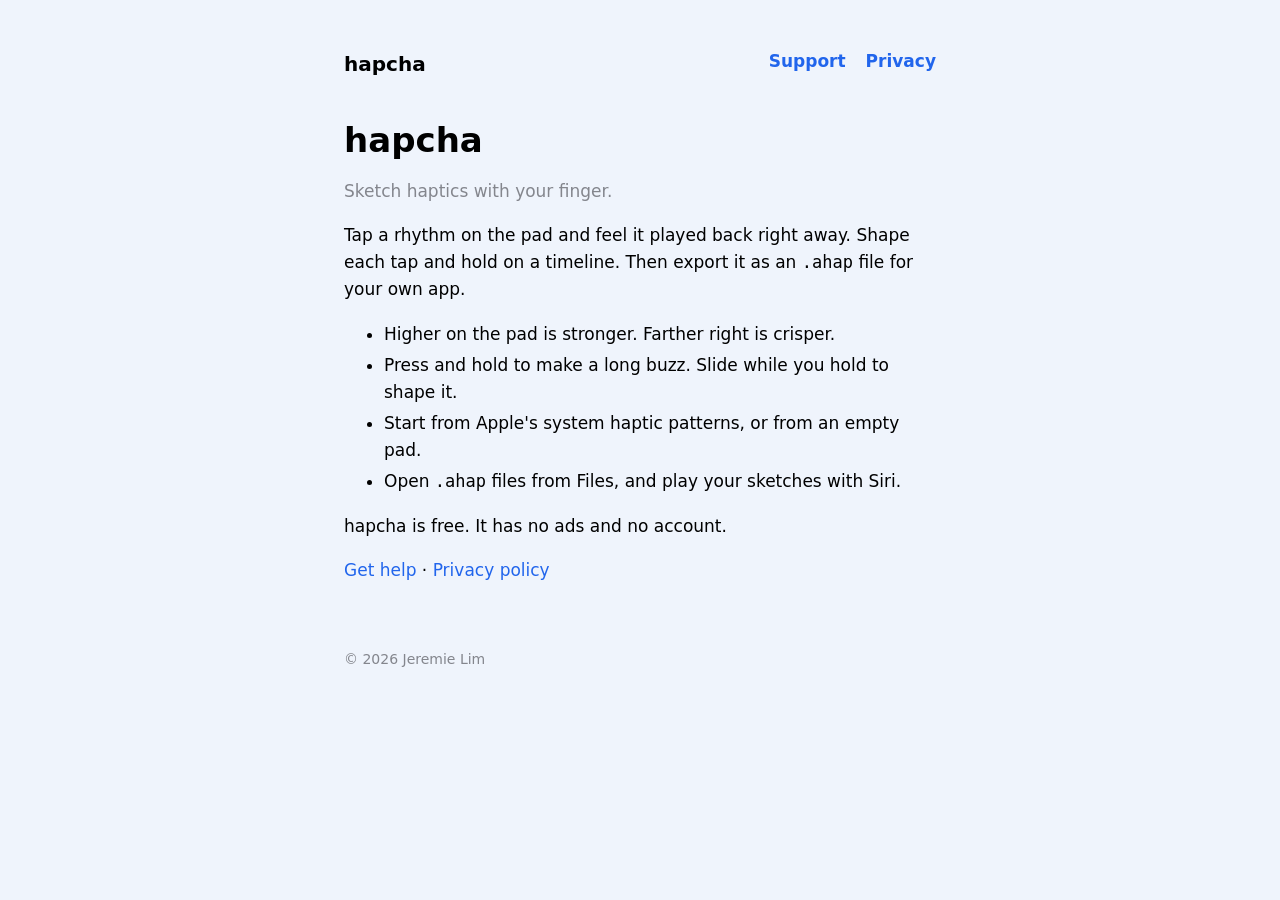
<file: index.html>
<!doctype html>
<html lang="en">
<head>
<meta charset="utf-8">
<meta name="viewport" content="width=device-width, initial-scale=1">
<title>hapcha: sketch haptics with your finger</title>
<meta name="description" content="Tap a rhythm, feel it played back, shape it on a timeline, and export it as an AHAP file.">
<link rel="stylesheet" href="style.css">
</head>
<body>
<main>
<nav><a href="./">hapcha</a><a href="support.html">Support</a><a href="privacy.html">Privacy</a></nav>
<h1>hapcha</h1>
<p class="muted">Sketch haptics with your finger.</p>
<p>Tap a rhythm on the pad and feel it played back right away. Shape each tap and hold on a timeline. Then export it as an <code>.ahap</code> file for your own app.</p>
<ul>
<li>Higher on the pad is stronger. Farther right is crisper.</li>
<li>Press and hold to make a long buzz. Slide while you hold to shape it.</li>
<li>Start from Apple's system haptic patterns, or from an empty pad.</li>
<li>Open <code>.ahap</code> files from Files, and play your sketches with Siri.</li>
</ul>
<p>hapcha is free. It has no ads and no account.</p>
<p><a href="support.html">Get help</a> · <a href="privacy.html">Privacy policy</a></p>
<footer>© 2026 Jeremie Lim</footer>
</main></body></html>
</file>
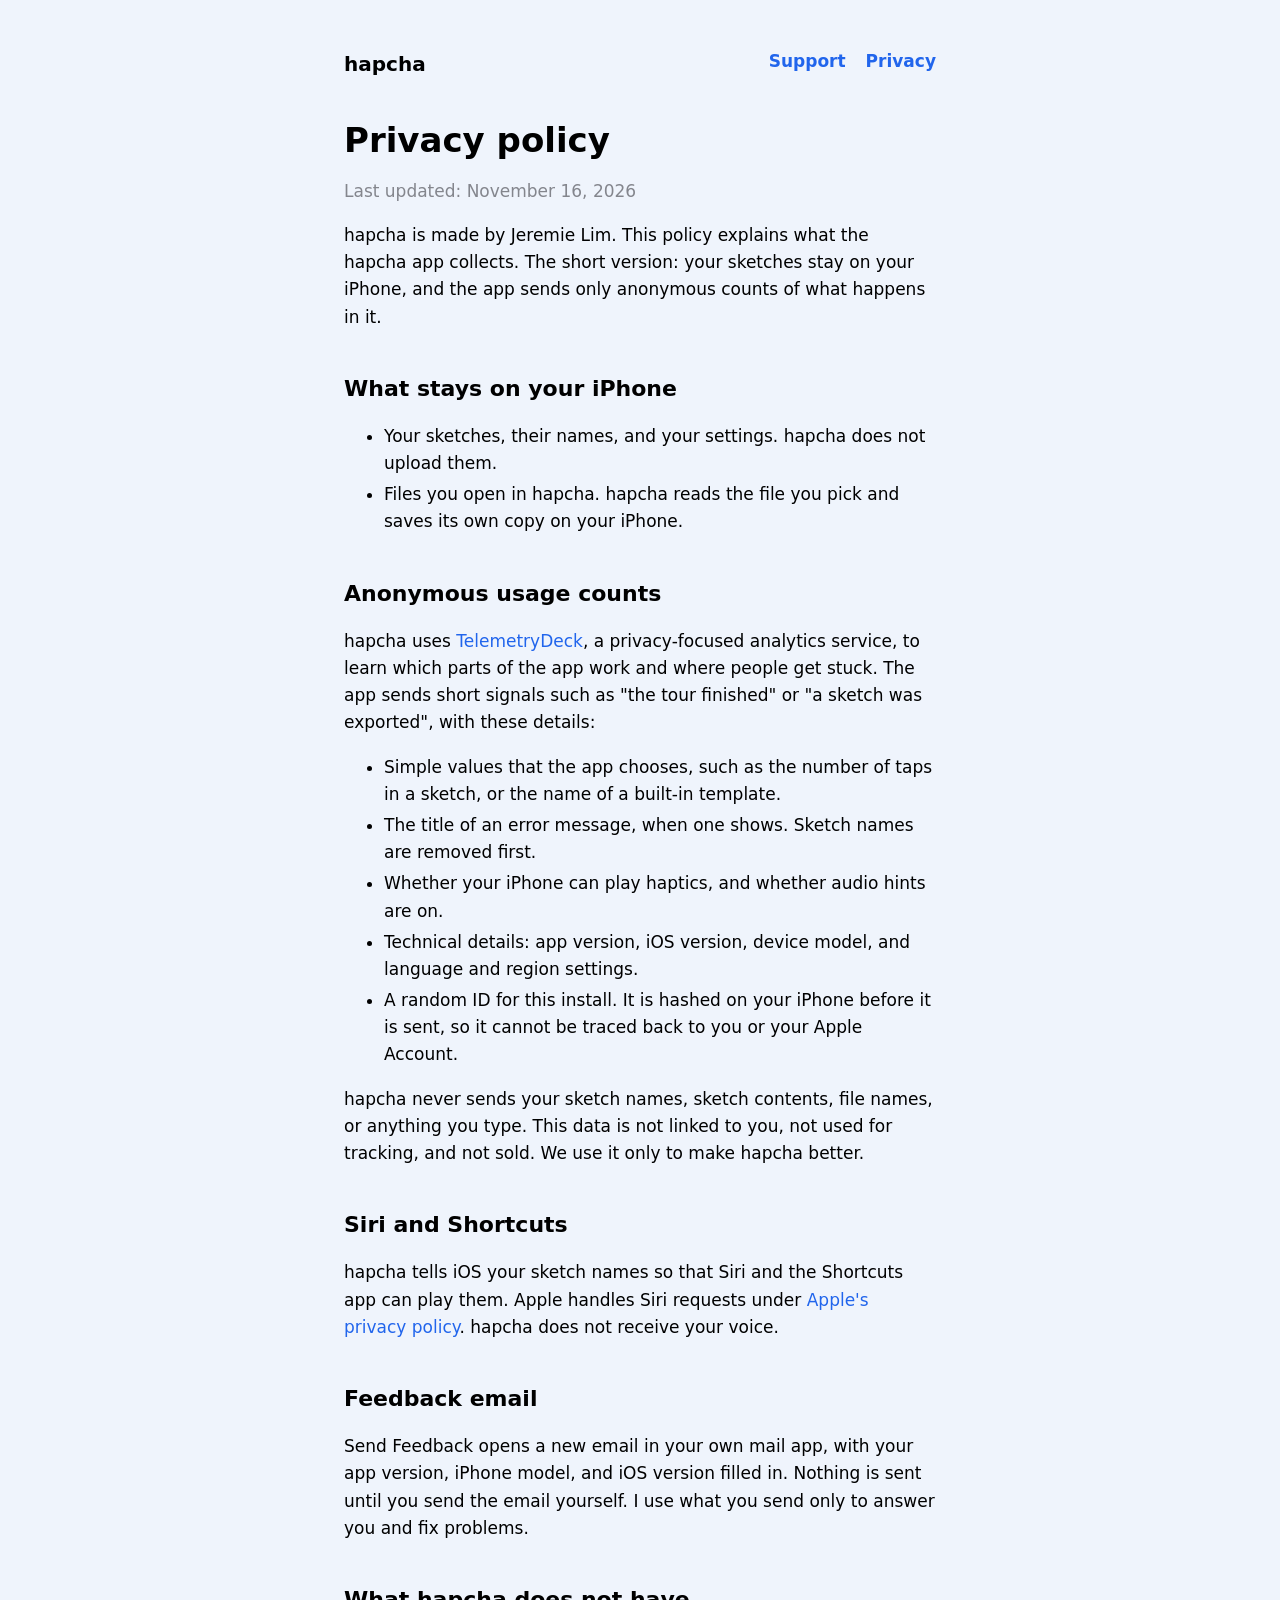
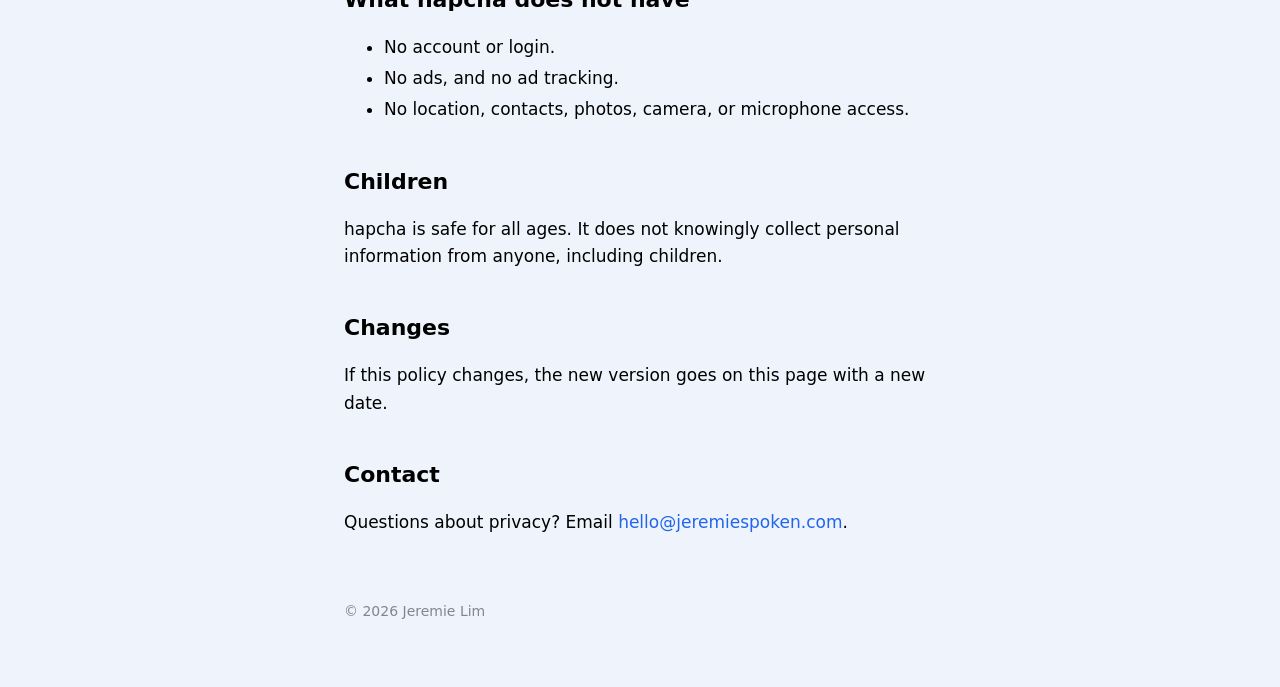
<file: privacy.html>
<!doctype html>
<html lang="en">
<head>
<meta charset="utf-8">
<meta name="viewport" content="width=device-width, initial-scale=1">
<title>hapcha privacy policy</title>
<meta name="description" content="What data hapcha collects, and what it does not.">
<link rel="stylesheet" href="style.css">
</head>
<body>
<main>
<nav><a href="./">hapcha</a><a href="support.html">Support</a><a href="privacy.html">Privacy</a></nav>
<h1>Privacy policy</h1>
<p class="muted">Last updated: November 16, 2026</p>
<p>hapcha is made by Jeremie Lim. This policy explains what the hapcha app collects. The short version: your sketches stay on your iPhone, and the app sends only anonymous counts of what happens in it.</p>

<h2>What stays on your iPhone</h2>
<ul>
<li>Your sketches, their names, and your settings. hapcha does not upload them.</li>
<li>Files you open in hapcha. hapcha reads the file you pick and saves its own copy on your iPhone.</li>
</ul>

<h2>Anonymous usage counts</h2>
<p>hapcha uses <a href="https://telemetrydeck.com/privacy/">TelemetryDeck</a>, a privacy-focused analytics service, to learn which parts of the app work and where people get stuck. The app sends short signals such as "the tour finished" or "a sketch was exported", with these details:</p>
<ul>
<li>Simple values that the app chooses, such as the number of taps in a sketch, or the name of a built-in template.</li>
<li>The title of an error message, when one shows. Sketch names are removed first.</li>
<li>Whether your iPhone can play haptics, and whether audio hints are on.</li>
<li>Technical details: app version, iOS version, device model, and language and region settings.</li>
<li>A random ID for this install. It is hashed on your iPhone before it is sent, so it cannot be traced back to you or your Apple Account.</li>
</ul>
<p>hapcha never sends your sketch names, sketch contents, file names, or anything you type. This data is not linked to you, not used for tracking, and not sold. We use it only to make hapcha better.</p>

<h2>Siri and Shortcuts</h2>
<p>hapcha tells iOS your sketch names so that Siri and the Shortcuts app can play them. Apple handles Siri requests under <a href="https://www.apple.com/legal/privacy/">Apple's privacy policy</a>. hapcha does not receive your voice.</p>

<h2>Feedback email</h2>
<p>Send Feedback opens a new email in your own mail app, with your app version, iPhone model, and iOS version filled in. Nothing is sent until you send the email yourself. I use what you send only to answer you and fix problems.</p>

<h2>What hapcha does not have</h2>
<ul>
<li>No account or login.</li>
<li>No ads, and no ad tracking.</li>
<li>No location, contacts, photos, camera, or microphone access.</li>
</ul>

<h2>Children</h2>
<p>hapcha is safe for all ages. It does not knowingly collect personal information from anyone, including children.</p>

<h2>Changes</h2>
<p>If this policy changes, the new version goes on this page with a new date.</p>

<h2>Contact</h2>
<p>Questions about privacy? Email <a href="mailto:hello@jeremiespoken.com?subject=hapcha%20privacy">hello@jeremiespoken.com</a>.</p>
<footer>© 2026 Jeremie Lim</footer>
</main></body></html>
</file>
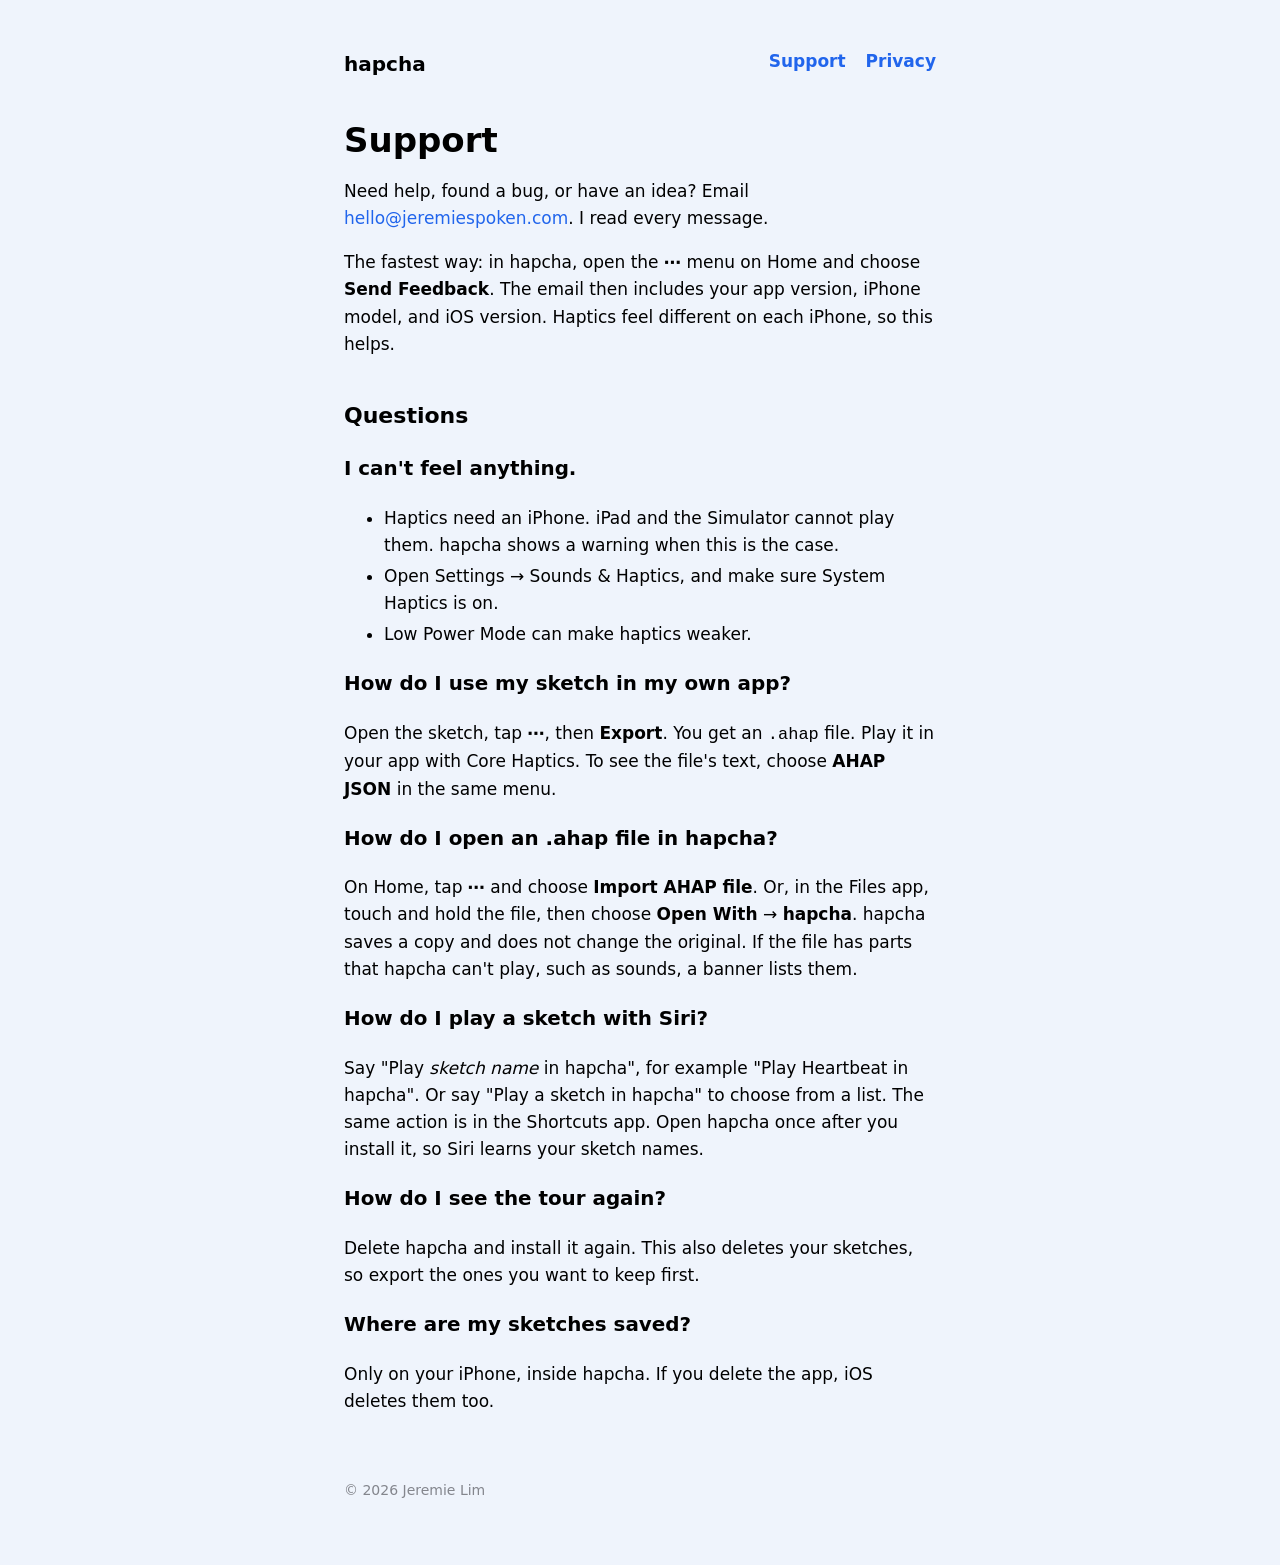
<file: support.html>
<!doctype html>
<html lang="en">
<head>
<meta charset="utf-8">
<meta name="viewport" content="width=device-width, initial-scale=1">
<title>hapcha support</title>
<meta name="description" content="Help and contact for hapcha.">
<link rel="stylesheet" href="style.css">
</head>
<body>
<main>
<nav><a href="./">hapcha</a><a href="support.html">Support</a><a href="privacy.html">Privacy</a></nav>
<h1>Support</h1>
<p>Need help, found a bug, or have an idea? Email <a href="mailto:hello@jeremiespoken.com?subject=hapcha%20support">hello@jeremiespoken.com</a>. I read every message.</p>
<p>The fastest way: in hapcha, open the <strong>⋯</strong> menu on Home and choose <strong>Send Feedback</strong>. The email then includes your app version, iPhone model, and iOS version. Haptics feel different on each iPhone, so this helps.</p>

<h2>Questions</h2>

<h3>I can't feel anything.</h3>
<ul>
<li>Haptics need an iPhone. iPad and the Simulator cannot play them. hapcha shows a warning when this is the case.</li>
<li>Open Settings → Sounds &amp; Haptics, and make sure System Haptics is on.</li>
<li>Low Power Mode can make haptics weaker.</li>
</ul>

<h3>How do I use my sketch in my own app?</h3>
<p>Open the sketch, tap <strong>⋯</strong>, then <strong>Export</strong>. You get an <code>.ahap</code> file. Play it in your app with Core Haptics. To see the file's text, choose <strong>AHAP JSON</strong> in the same menu.</p>

<h3>How do I open an .ahap file in hapcha?</h3>
<p>On Home, tap <strong>⋯</strong> and choose <strong>Import AHAP file</strong>. Or, in the Files app, touch and hold the file, then choose <strong>Open With</strong> → <strong>hapcha</strong>. hapcha saves a copy and does not change the original. If the file has parts that hapcha can't play, such as sounds, a banner lists them.</p>

<h3>How do I play a sketch with Siri?</h3>
<p>Say "Play <em>sketch name</em> in hapcha", for example "Play Heartbeat in hapcha". Or say "Play a sketch in hapcha" to choose from a list. The same action is in the Shortcuts app. Open hapcha once after you install it, so Siri learns your sketch names.</p>

<h3>How do I see the tour again?</h3>
<p>Delete hapcha and install it again. This also deletes your sketches, so export the ones you want to keep first.</p>

<h3>Where are my sketches saved?</h3>
<p>Only on your iPhone, inside hapcha. If you delete the app, iOS deletes them too.</p>
<footer>© 2026 Jeremie Lim</footer>
</main></body></html>
</file>
<file: style.css>
/* Color tokens. Source: Figma "hapcha", collections "Hapcha · palette" and "Hapcha · theme". */
/* Tier 1: palette steps. Never use these outside this block. */
:root {
  color-scheme: light dark;
  --blue-50: #eff4fc;
  --blue-400: #4c87f8;
  --blue-500: #2165ec;
  --blue-950: #191e27;
  /* iOS 27 library (Color Scheme): web copies, keep in sync. */
  --ios-labels-primary-light: #000000;
  --ios-labels-primary-dark: #ffffff;
  --ios-labels-secondary-light: rgb(60 60 67 / 0.6);
  --ios-labels-secondary-dark: rgb(235 235 245 / 0.7);

  /* Tier 2: theme variables, same names as Figma. Use only these. */
  --color-paper-bg: var(--blue-50);
  --color-text-primary: var(--ios-labels-primary-light);
  --color-text-secondary: var(--ios-labels-secondary-light);
  --color-accent-text: var(--blue-500);
}
@media (prefers-color-scheme: dark) {
  :root {
    --color-paper-bg: var(--blue-950);
    --color-text-primary: var(--ios-labels-primary-dark);
    --color-text-secondary: var(--ios-labels-secondary-dark);
    --color-accent-text: var(--blue-400);
  }
}
* { box-sizing: border-box; }
body { margin: 0; background: var(--color-paper-bg); color: var(--color-text-primary); font: 17px/1.6 ui-rounded, -apple-system, BlinkMacSystemFont, "SF Pro Rounded", system-ui, sans-serif; }
main { max-width: 640px; margin: 0 auto; padding: 48px 24px 64px; }
nav { display: flex; gap: 20px; margin-bottom: 40px; font-weight: 600; }
nav a:first-child { margin-right: auto; font-size: 20px; color: var(--color-text-primary); }
a { color: var(--color-accent-text); text-decoration: none; }
a:hover { text-decoration: underline; }
h1 { font-size: 34px; line-height: 1.2; margin: 0 0 8px; }
h2 { font-size: 22px; margin: 40px 0 8px; }
.muted { color: var(--color-text-secondary); }
li { margin: 4px 0; }
footer { margin-top: 64px; font-size: 14px; color: var(--color-text-secondary); }
</file>
